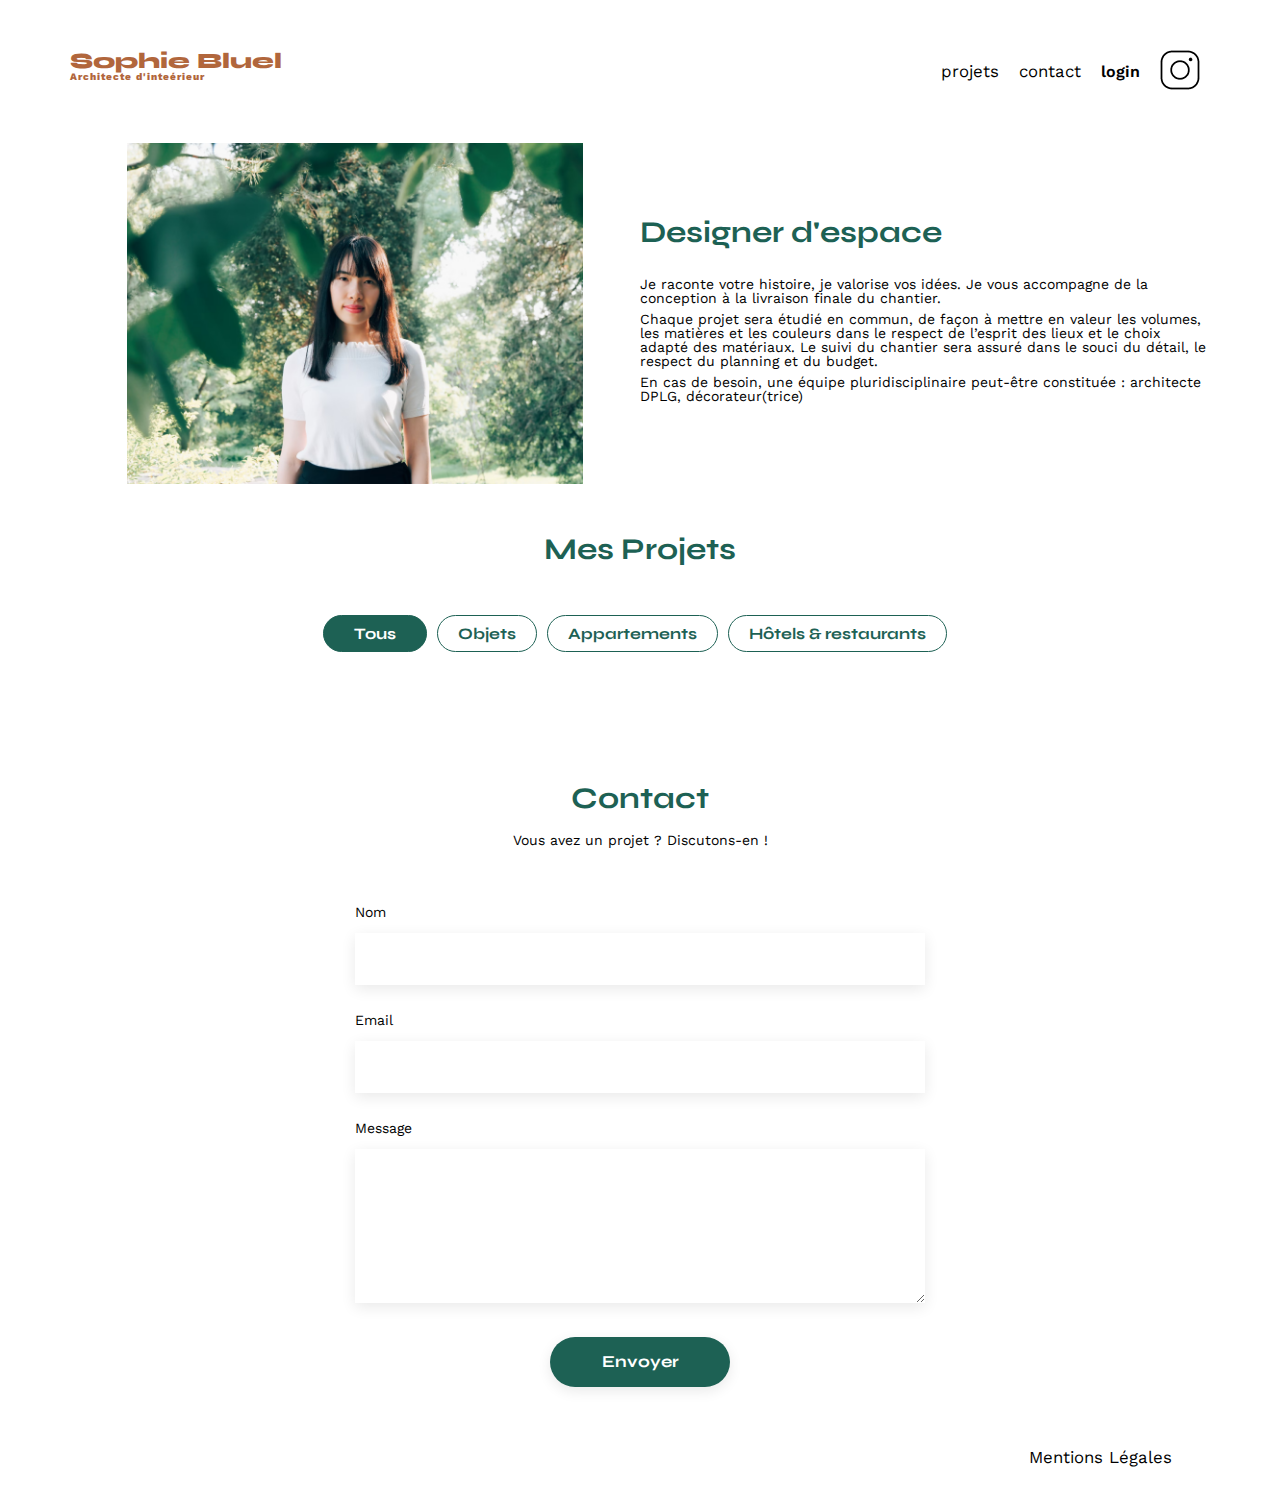
<file: index.html>
<!DOCTYPE html>
<html lang="fr">
<head>
	<meta charset="UTF-8">
	<title>Sophie Bluel - Architecte d'intérieur</title>
	<meta name="viewport" content="width=device-width, initial-scale=1.0">
	<link rel="preconnect" href="https://fonts.googleapis.com">
	<link rel="preconnect" href="https://fonts.gstatic.com" crossorigin>
	<link href="https://fonts.googleapis.com/css2?family=Syne:wght@700;800&family=Work+Sans&display=swap" rel="stylesheet">
	<meta name="description" content="">
	<link rel="stylesheet" href="./assets/style.css">
</head>
<body>
<header>
	<h1>Sophie Bluel <span>Architecte d'inteérieur</span></h1>
	<nav>
		<ul>
			<li>projets</li>
			<li>contact</li>
			<li> <a href="login.html">login</a></li>
			<li><img src="./assets/icons/instagram.png" alt="Instagram"></li>
		</ul>
	</nav>
</header>
<main>
	<section id="introduction">
		<figure>
			<img src="./assets/images/sophie-bluel.png" alt="">
		</figure>
		<article>
			<h2>Designer d'espace</h2>
			<p>Je raconte votre histoire, je valorise vos idées. Je vous accompagne de la conception à la livraison finale du chantier.</p>
			<p>Chaque projet sera étudié en commun, de façon à mettre en valeur les volumes, les matières et les couleurs dans le respect de l’esprit des lieux et le choix adapté des matériaux. Le suivi du chantier sera assuré dans le souci du détail, le respect du planning et du budget.</p>
			<p>En cas de besoin, une équipe pluridisciplinaire peut-être constituée : architecte DPLG, décorateur(trice)</p>
		</article>
	</section>
	<section id="portfolio">
		<h2>Mes Projets</h2>
		<div class="gallery">
			
		</div>
	</section>
	<section id="contact">
		<h2>Contact</h2>
		<p>Vous avez un projet ? Discutons-en !</p>
		<form action="#" method="post">
			<label for="name">Nom</label>
			<input type="text" name="name" id="name">
			<label for="email">Email</label>
			<input type="email" name="email" id="email">
			<label for="message">Message</label>
			<textarea name="message" id="message" cols="30" rows="10"></textarea>
			<input type="submit" value="Envoyer">
		</form>
	</section>
</main>

<footer>
	<nav>
		<ul>
			<li>Mentions Légales</li>
		</ul>
	</nav>
</footer>
<script src="projet.js"></script>
</body>
</html>
</file>
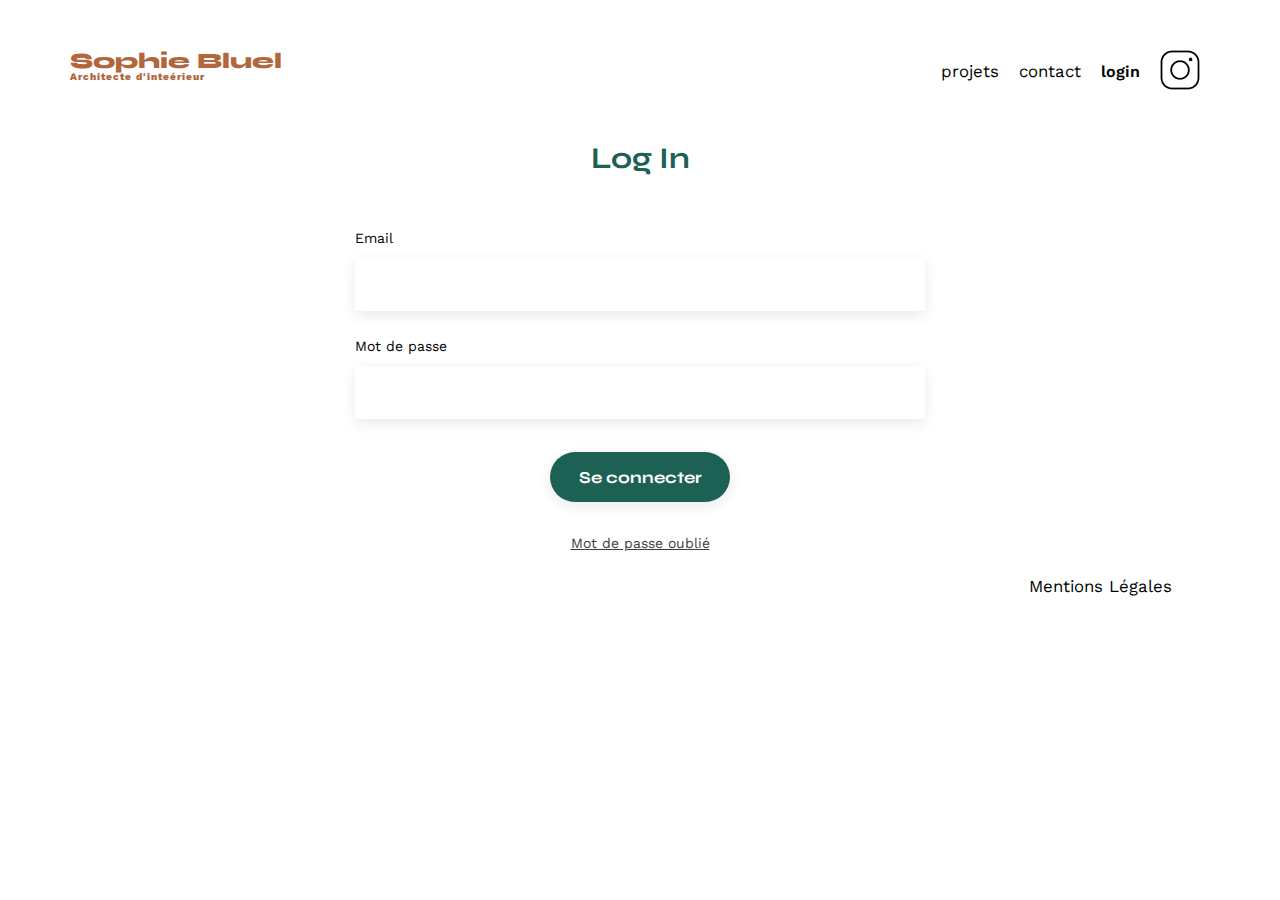
<file: login.html>
<!DOCTYPE html>
<html lang="fr">
<head>
	<meta charset="UTF-8">
	<title>Sophie Bluel - Architecte d'intérieur</title>
	<meta name="viewport" content="width=device-width, initial-scale=1.0">
	<link rel="preconnect" href="https://fonts.googleapis.com">
	<link rel="preconnect" href="https://fonts.gstatic.com" crossorigin>
	<link href="https://fonts.googleapis.com/css2?family=Syne:wght@700;800&family=Work+Sans&display=swap" rel="stylesheet">
	<meta name="description" content="">
	<link rel="stylesheet" href="./assets/style.css">
</head>
<body>
<header>
	<h1>Sophie Bluel <span>Architecte d'inteérieur</span></h1>
	<nav>
		<ul>
			<li>projets</li>
			<li>contact</li>
			<li> <a href="login.html">login</a></li>
			<li><img src="./assets/icons/instagram.png" alt="Instagram"></li>
		</ul>
	</nav>
</header>
<main>
	<section id="contact">
		<h2>Log In</h2>
		<form  method="post" name="loginform">
			<label for="email">Email</label>
			<input type="email" name="email" id="email">
			<label for="password">Mot de passe</label>
			<input type="password" name="password" id="password">
			<input type="submit" value="Se connecter" id="btn-submit">
		</form>
		<p class="mpOublie">
			<a href="#">Mot de passe oublié</a>
		</p>
	</section>
</main>

<footer>
	<nav>
		<ul>
			<li>Mentions Légales</li>
		</ul>
	</nav>
</footer>
<script src="connect.js"></script>
</body>
</html>
</file>
<file: assets/style.css>
/* http://meyerweb.com/eric/tools/css/reset/
   v2.0 | 20110126
   License: none (public domain)
*/

html, body, div, span, applet, object, iframe,
h1, h2, h3, h4, h5, h6, p, blockquote, pre,
a, abbr, acronym, address, big, cite, code,
del, dfn, em, img, ins, kbd, q, s, samp,
small, strike, strong, sub, sup, tt, var,
b, u, i, center,
dl, dt, dd, ol, ul, li,
fieldset, form, label, legend,
table, caption, tbody, tfoot, thead, tr, th, td,
article, aside, canvas, details, embed,
figure, figcaption, footer, header, hgroup,
menu, nav, output, ruby, section, summary,
time, mark, audio, video {
	margin: 0;
	padding: 0;
	border: 0;
	font-size: 100%;
	font: inherit;
	vertical-align: baseline;
}
/* HTML5 display-role reset for older browsers */
article, aside, details, figcaption, figure,
footer, header, hgroup, menu, nav, section {
	display: block;
}
body {
	line-height: 1;
}
ol, ul {
	list-style: none;
}
blockquote, q {
	quotes: none;
}
blockquote:before, blockquote:after,
q:before, q:after {
	content: '';
	content: none;
}
table {
	border-collapse: collapse;
	border-spacing: 0;
}
/** end reset css**/
body {
	max-width: 1140px;
	margin:auto;
	font-family: 'Work Sans' ;
	font-size: 14px;
}
header {
	display: flex;
	justify-content: space-between;
	margin: 50px 0
}
.entete{
	width: 100%;
	margin-top: 0;
}
.titre{
	display: flex;
	justify-content: space-between;
	margin: 38px 150px;
}
.mode_edit{
	background: #000000;
	display: flex;
	height: 59px;
	
}
.edit{
	margin-top: 20px;
	margin-left: 400px;
	width: 15.7px;
	height: 15.7px;
}
.mode_edit p{
    color:#FFFFFF;
	margin-left: 12px;
	padding: 20px;
}
.publier{
	box-sizing: border-box;
	background: #FFFFFF;
	height: 38px;
	margin-top: 10px;
	margin-left: 21px;
	padding: 11px 23px;
    border-radius: 60px;
}
section {
	margin: 50px 0
}

h1{
	display: flex;
	flex-direction: column;
	font-family: 'Syne';
	font-size: 22px;
	font-weight: 800;
	color: #B1663C
}

h1 > span {
	font-family: 'Work Sans';
	font-size:10px;
	letter-spacing: 0.1em;
;
}

h2{
	font-family: 'Syne';
	font-weight: 700;
	font-size: 30px;
	color: #1D6154
}
nav ul {
	display: flex;
	align-items: center;
	list-style-type: none;

}
nav li {
	padding: 0 10px;
	font-size: 1.2em;
}
li a{
    font-size: 16px;
	font-weight: 600;
    text-decoration: none;
	color: #000000;
}
li:hover {
	color: #B1663C;
}
#introduction {
	display: flex;
	align-items: center;
}
#introduction figure {
	flex: 1
}
#introduction img {
	display: block;
	margin: auto;
	width: 80%;
}

#introduction article {
	flex: 1
}
#introduction h2 {
	margin-bottom: 1em;
}

#introduction p {
	margin-bottom: 0.5em;
}
#portfolio h2 {
	text-align: center;
	margin-bottom: 1em;
}
.gallery {
	width: 100%;
	display: grid;
	grid-template-columns: 1fr 1fr 1fr;
	grid-column-gap: 20px;
	grid-row-gap: 20px;
}

.gallery img {
	width: 100%;

}
.btn{
	border: 1px solid #1D6154;
    border-radius: 60px;
    height: 37px;
    margin-top: 51px;
	margin-bottom: 51px;
	margin-right: 10px;
	font-family: 'Syne';
	font-weight: 700;
    font-size: 16px;
}
.btn-tous{
	background: #FFFFFF;
	padding-left: 30px;
	padding-right: 30px;
	color: #1D6154;
	cursor: pointer;
}
.btn-objets{
	background: #FFFFFF;
	color: #1D6154;
	padding-left: 20px;
	padding-right: 20px;
	cursor: pointer;
}
.btn-clicked{
	background: #1D6154;
	color: #FFFFFF;
	cursor: pointer;
}
#contact {
	width: 50%;
margin: auto;
}
#contact > * {
	text-align: center;

}
#contact h2{
	margin-bottom: 20px;
}
#contact form {
	text-align: left;
	margin-top:30px;
	display: flex;
	flex-direction: column;
}

#contact input {
	height: 50px;
	font-size: 1.2em;
	border: none;
	box-shadow: 0px 4px 14px rgba(0, 0, 0, 0.09);
}
#contact label {
	margin: 2em 0 1em 0;
}
#contact textarea {
	border: none;
	box-shadow: 0px 4px 14px rgba(0, 0, 0, 0.09);
}
.mpOublie a{
	color: #3D3D3D;
}
input[type="submit"]{
	font-family: 'Syne';
	font-weight: 700;
	color: white;
	background-color: #1D6154;
	margin : 2em auto ;
	width: 180px;
	text-align: center;
	border-radius: 60px ;
}

footer nav ul {
	display: flex;
	justify-content: flex-end;
	margin: 2em
}
</file>
